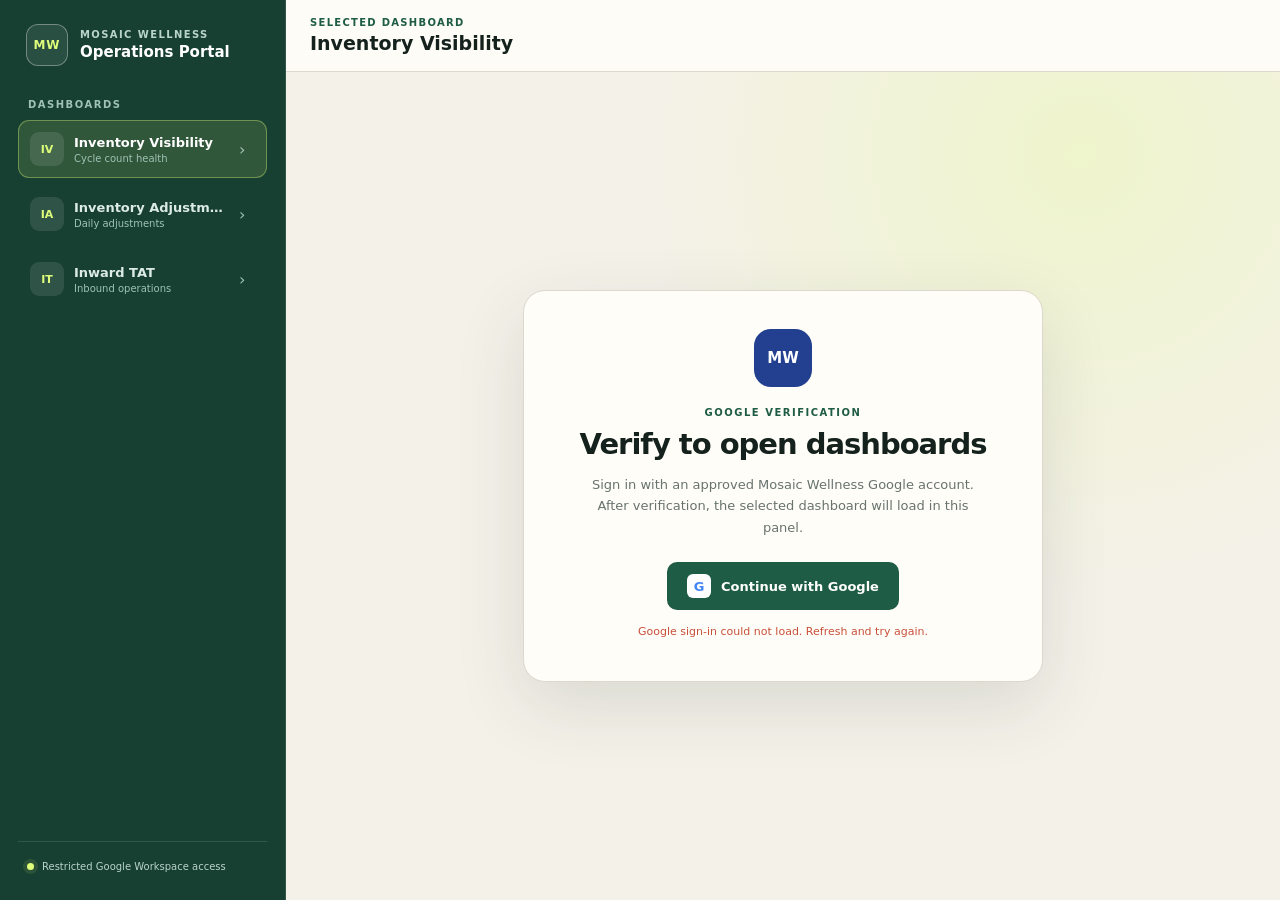
<file: index.html>
<!doctype html>
<html lang="en">
  <head>
    <meta charset="utf-8">
    <meta name="viewport" content="width=device-width, initial-scale=1">
    <meta name="referrer" content="strict-origin-when-cross-origin">
    <meta name="theme-color" content="#173f32">
    <title>Operations Dashboard Portal | Mosaic Wellness</title>
    <link rel="icon" type="image/svg+xml" href="data:image/svg+xml,%3Csvg xmlns='http://www.w3.org/2000/svg' viewBox='0 0 64 64'%3E%3Crect width='64' height='64' rx='14' fill='%23173f32'/%3E%3Ctext x='32' y='40' text-anchor='middle' font-family='Arial,sans-serif' font-size='21' font-weight='700' fill='white'%3EMW%3C/text%3E%3C/svg%3E">
    <script src="https://accounts.google.com/gsi/client" async defer></script>
    <style>
      :root {
        --ink: #14211c;
        --muted: #68736e;
        --green: #1e5c45;
        --green-dark: #173f32;
        --paper: #f4f1e9;
        --card: #fffdf8;
        --line: #dcd8ce;
        --lime: #dfff7a;
        --blue: #233f8f;
        --danger: #c94f3a;
      }
      * { box-sizing: border-box; }
      html, body { height: 100%; }
      body {
        margin: 0; overflow: hidden; color: var(--ink); background: var(--paper);
        font-family: Inter, ui-sans-serif, system-ui, -apple-system, BlinkMacSystemFont, "Segoe UI", sans-serif;
      }
      button, a { font: inherit; }
      .portal { min-height: 100%; display: grid; grid-template-columns: 286px minmax(0, 1fr); }
      .sidebar {
        min-height: 100vh; display: flex; flex-direction: column; padding: 24px 18px;
        border-right: 1px solid rgba(255,255,255,.12); background: var(--green-dark); color: white;
      }
      .brand { display: flex; align-items: center; gap: 12px; padding: 0 8px 25px; }
      .mark {
        width: 42px; height: 42px; display: grid; place-items: center; flex: 0 0 auto;
        border: 1px solid rgba(255,255,255,.34); border-radius: 12px; background: rgba(255,255,255,.08);
        color: var(--lime); font-size: 12px; font-weight: 800; letter-spacing: .08em;
      }
      .brand p { margin: 0; }
      .brand-kicker { color: #b9d5ca; font-size: 10px; font-weight: 800; letter-spacing: .14em; text-transform: uppercase; }
      .brand-name { margin-top: 3px !important; font-size: 15px; font-weight: 750; }
      .nav-label {
        margin: 8px 10px 10px; color: #9fc2b5; font-size: 10px; font-weight: 800;
        letter-spacing: .15em; text-transform: uppercase;
      }
      .dashboard-nav { display: grid; gap: 7px; }
      .dashboard-button {
        width: 100%; display: grid; grid-template-columns: 34px minmax(0,1fr) 16px;
        align-items: center; gap: 10px; padding: 11px; border: 1px solid transparent;
        border-radius: 11px; background: transparent; color: #dcebe5; text-align: left; cursor: pointer;
        transition: background 150ms ease, border-color 150ms ease, transform 150ms ease;
      }
      .dashboard-button:hover { background: rgba(255,255,255,.08); transform: translateX(2px); }
      .dashboard-button.active {
        border-color: rgba(223,255,122,.35); background: rgba(223,255,122,.13); color: white;
      }
      .nav-icon {
        width: 34px; height: 34px; display: grid; place-items: center; border-radius: 9px;
        background: rgba(255,255,255,.1); color: var(--lime); font-size: 11px; font-weight: 800;
      }
      .dashboard-button strong { display: block; overflow: hidden; font-size: 13px; text-overflow: ellipsis; white-space: nowrap; }
      .dashboard-button small { display: block; margin-top: 3px; color: #9fc2b5; font-size: 10px; }
      .arrow { color: #9fc2b5; }
      .sidebar-foot { margin-top: auto; padding: 18px 9px 2px; border-top: 1px solid rgba(255,255,255,.12); }
      .security-line { display: flex; align-items: center; gap: 8px; color: #b9d5ca; font-size: 10px; line-height: 1.45; }
      .security-dot { width: 7px; height: 7px; flex: 0 0 auto; border-radius: 50%; background: var(--lime); box-shadow: 0 0 0 4px rgba(223,255,122,.1); }
      .workspace { min-width: 0; min-height: 100vh; display: grid; grid-template-rows: 72px minmax(0, 1fr); }
      .topbar {
        min-width: 0; display: flex; align-items: center; justify-content: space-between; gap: 18px;
        padding: 0 24px; border-bottom: 1px solid var(--line); background: rgba(255,253,248,.94);
      }
      .current-title { min-width: 0; }
      .current-title p { margin: 0; color: var(--green); font-size: 10px; font-weight: 800; letter-spacing: .13em; text-transform: uppercase; }
      .current-title h1 { margin: 4px 0 0; overflow: hidden; font-size: 19px; text-overflow: ellipsis; white-space: nowrap; }
      .toolbar { display: flex; align-items: center; gap: 9px; }
      .account {
        max-width: 260px; overflow: hidden; padding: 8px 11px; border-radius: 999px;
        background: #e6f2eb; color: var(--green); font-size: 11px; font-weight: 750;
        text-overflow: ellipsis; white-space: nowrap;
      }
      .toolbar-button {
        min-height: 38px; padding: 0 13px; border: 1px solid var(--line); border-radius: 9px;
        background: white; color: var(--ink); font-size: 11px; font-weight: 750; text-decoration: none; cursor: pointer;
      }
      .toolbar-button:hover { border-color: var(--green); color: var(--green); }
      .viewer { position: relative; min-width: 0; min-height: 0; background: #e9ecea; }
      .dashboard-frame { width: 100%; height: 100%; display: block; border: 0; background: white; }
      .frame-loader {
        position: absolute; inset: 0; display: none; place-items: center; z-index: 3;
        background: rgba(244,241,233,.92); color: var(--muted); font-size: 12px;
      }
      .frame-loader.show { display: grid; }
      .verification {
        position: absolute; inset: 0; z-index: 4; display: grid; place-items: center; padding: 24px;
        background:
          radial-gradient(circle at 80% 10%, rgba(223,255,122,.26), transparent 28rem),
          var(--paper);
      }
      .verification[hidden] { display: none; }
      .verify-card {
        width: min(100%, 520px); padding: 38px; border: 1px solid var(--line); border-radius: 22px;
        background: var(--card); box-shadow: 0 24px 70px rgba(31,52,42,.12); text-align: center;
      }
      .verify-icon {
        width: 58px; height: 58px; display: grid; place-items: center; margin: 0 auto 20px;
        border-radius: 17px; background: var(--blue); color: white; font-size: 15px; font-weight: 850;
      }
      .verify-card .eyebrow { margin: 0; color: var(--green); font-size: 10px; font-weight: 850; letter-spacing: .15em; text-transform: uppercase; }
      .verify-card h2 { margin: 9px 0 0; font-size: 29px; letter-spacing: -.035em; }
      .verify-copy { margin: 13px auto 0; max-width: 410px; color: var(--muted); font-size: 13px; line-height: 1.65; }
      .verify-button {
        min-height: 48px; display: inline-flex; align-items: center; justify-content: center; gap: 10px;
        margin-top: 24px; padding: 0 20px; border: 0; border-radius: 10px;
        background: var(--green); color: white; font-size: 13px; font-weight: 800; cursor: pointer;
      }
      .verify-button:disabled { cursor: wait; opacity: .65; }
      .google-g { width: 24px; height: 24px; display: grid; place-items: center; border-radius: 6px; background: white; color: #4285f4; font-weight: 900; }
      .verify-status { min-height: 18px; margin: 15px 0 0; color: var(--muted); font-size: 11px; }
      .verify-status.error { color: var(--danger); }
      @media (max-width: 780px) {
        body { overflow: auto; }
        .portal { min-height: 100vh; grid-template-columns: 1fr; grid-template-rows: auto minmax(720px, 1fr); }
        .sidebar { min-height: auto; padding: 14px; border-right: 0; }
        .brand { padding: 0 4px 13px; }
        .dashboard-nav { display: flex; overflow-x: auto; padding-bottom: 4px; }
        .dashboard-button { min-width: 205px; }
        .nav-label, .sidebar-foot { display: none; }
        .workspace { min-height: 720px; grid-template-rows: 68px minmax(0,1fr); }
        .topbar { padding: 0 14px; }
        .account { display: none; }
        .verify-card { padding: 28px 22px; }
      }
    </style>
  </head>
  <body>
    <main class="portal">
      <aside class="sidebar">
        <div class="brand">
          <div class="mark">MW</div>
          <div>
            <p class="brand-kicker">Mosaic Wellness</p>
            <p class="brand-name">Operations Portal</p>
          </div>
        </div>
        <p class="nav-label">Dashboards</p>
        <nav class="dashboard-nav" id="dashboard-nav" aria-label="Operations dashboards"></nav>
        <div class="sidebar-foot">
          <div class="security-line"><span class="security-dot"></span><span>Restricted Google Workspace access</span></div>
        </div>
      </aside>

      <section class="workspace">
        <header class="topbar">
          <div class="current-title">
            <p>Selected dashboard</p>
            <h1 id="current-dashboard">Inventory Visibility</h1>
          </div>
          <div class="toolbar">
            <span class="account" id="account" hidden></span>
            <a class="toolbar-button" id="open-new" href="#" target="_blank" rel="noopener noreferrer" hidden>Open in new tab ↗</a>
            <button class="toolbar-button" id="switch-account" type="button" hidden>Switch account</button>
          </div>
        </header>

        <div class="viewer">
          <div class="verification" id="verification">
            <div class="verify-card">
              <div class="verify-icon">MW</div>
              <p class="eyebrow">Google verification</p>
              <h2>Verify to open dashboards</h2>
              <p class="verify-copy">Sign in with an approved Mosaic Wellness Google account. After verification, the selected dashboard will load in this panel.</p>
              <button class="verify-button" id="verify-button" type="button">
                <span class="google-g">G</span><span>Continue with Google</span>
              </button>
              <p class="verify-status" id="verify-status">Your Google token stays in this browser session.</p>
            </div>
          </div>
          <div class="frame-loader" id="frame-loader">Loading dashboard…</div>
          <iframe class="dashboard-frame" id="dashboard-frame" title="Operations dashboard" allow="clipboard-read; clipboard-write; fullscreen"></iframe>
        </div>
      </section>
    </main>

    <script>
      const DASHBOARDS = [
        {
          id: 'inventory-visibility',
          short: 'IV',
          name: 'Inventory Visibility',
          detail: 'Cycle count health',
          url: 'https://bjpatel90.github.io/Inventory_Visibility/',
        },
        {
          id: 'inventory-adjustment',
          short: 'IA',
          name: 'Inventory Adjustment',
          detail: 'Daily adjustments',
          url: 'https://bjpatel90.github.io/inventory-adjustment-dashboard/',
        },
        {
          id: 'inward-tat',
          short: 'IT',
          name: 'Inward TAT',
          detail: 'Inbound operations',
          url: 'https://bjpatel90.github.io/Inward-TAT/',
        },
      ];
      const GOOGLE_OAUTH_CLIENT_ID =
        '1021762366002-vo41asis58ss3qtt5j8tnkloujf1t73f.apps.googleusercontent.com';
      const APPS_SCRIPT_DEPLOYMENT_ID =
        'AKfycbziahyxFrsJjwlcsxMols1-VNvW1GgzVTdbxIhZF5dttLBI5QLZ92j-uGPE93a2P34b';
      const GOOGLE_OAUTH_SCOPES = [
        'https://www.googleapis.com/auth/gmail.readonly',
        'https://www.googleapis.com/auth/spreadsheets',
        'https://www.googleapis.com/auth/script.scriptapp',
        'https://www.googleapis.com/auth/script.send_mail',
        'https://www.googleapis.com/auth/userinfo.email',
      ].join(' ');

      const navEl = document.getElementById('dashboard-nav');
      const titleEl = document.getElementById('current-dashboard');
      const verificationEl = document.getElementById('verification');
      const verifyButton = document.getElementById('verify-button');
      const verifyStatus = document.getElementById('verify-status');
      const frame = document.getElementById('dashboard-frame');
      const frameLoader = document.getElementById('frame-loader');
      const accountEl = document.getElementById('account');
      const switchButton = document.getElementById('switch-account');
      const openNew = document.getElementById('open-new');
      let selectedId = DASHBOARDS.some((item) => item.id === location.hash.slice(1))
        ? location.hash.slice(1)
        : DASHBOARDS[0].id;
      let googleTokenClient = null;
      let googleAccessToken = '';
      let isVerified = false;

      function escapeHtml(value) {
        return String(value ?? '')
          .replace(/&/g, '&amp;')
          .replace(/</g, '&lt;')
          .replace(/>/g, '&gt;')
          .replace(/"/g, '&quot;')
          .replace(/'/g, '&#39;');
      }

      function selectedDashboard() {
        return DASHBOARDS.find((item) => item.id === selectedId) || DASHBOARDS[0];
      }

      function renderNavigation() {
        navEl.innerHTML = DASHBOARDS.map((item) => `
          <button class="dashboard-button${item.id === selectedId ? ' active' : ''}" type="button" data-dashboard="${escapeHtml(item.id)}">
            <span class="nav-icon">${escapeHtml(item.short)}</span>
            <span><strong>${escapeHtml(item.name)}</strong><small>${escapeHtml(item.detail)}</small></span>
            <span class="arrow">›</span>
          </button>
        `).join('');
        navEl.querySelectorAll('[data-dashboard]').forEach((button) => {
          button.addEventListener('click', () => selectDashboard(button.dataset.dashboard));
        });
      }

      function selectDashboard(id) {
        if (!DASHBOARDS.some((item) => item.id === id)) return;
        selectedId = id;
        history.replaceState(null, '', `#${id}`);
        const dashboard = selectedDashboard();
        titleEl.textContent = dashboard.name;
        openNew.href = dashboard.url;
        renderNavigation();
        if (isVerified) loadSelectedDashboard();
      }

      function loadSelectedDashboard() {
        const dashboard = selectedDashboard();
        verificationEl.hidden = true;
        openNew.hidden = false;
        frameLoader.classList.add('show');
        frame.title = dashboard.name;
        frame.src = dashboard.url;
      }

      function setVerificationMessage(message, isError = false) {
        verifyStatus.textContent = message;
        verifyStatus.classList.toggle('error', isError);
      }

      async function runAppsScriptFunction(functionName) {
        const response = await fetch(
          `https://script.googleapis.com/v1/scripts/${APPS_SCRIPT_DEPLOYMENT_ID}:run`,
          {
            method: 'POST',
            headers: {
              Authorization: `Bearer ${googleAccessToken}`,
              'Content-Type': 'application/json',
            },
            body: JSON.stringify({ function: functionName, parameters: [], devMode: false }),
          },
        );
        const payload = await response.json();
        if (!response.ok || payload.error) {
          const detail = payload?.error?.details?.[0]?.errorMessage;
          const error = new Error(detail || payload?.error?.message || 'Google verification failed.');
          error.status = response.status;
          throw error;
        }
        return payload?.response?.result;
      }

      async function verifyApprovedUser(tokenResponse) {
        googleAccessToken = tokenResponse.access_token;
        setVerificationMessage('Checking approved dashboard access…');
        try {
          const result = await runAppsScriptFunction('getSharedDashboardData');
          isVerified = true;
          accountEl.textContent = result?.viewerEmail || 'Google verified';
          accountEl.hidden = false;
          switchButton.hidden = false;
          verifyButton.disabled = false;
          loadSelectedDashboard();
        } catch (error) {
          googleAccessToken = '';
          isVerified = false;
          verifyButton.disabled = false;
          setVerificationMessage(error.message, true);
        }
      }

      function initializeGoogleOAuth() {
        if (!window.google?.accounts?.oauth2) {
          setVerificationMessage('Google sign-in could not load. Refresh and try again.', true);
          return;
        }
        googleTokenClient = google.accounts.oauth2.initTokenClient({
          client_id: GOOGLE_OAUTH_CLIENT_ID,
          scope: GOOGLE_OAUTH_SCOPES,
          callback: (tokenResponse) => {
            if (tokenResponse.error) {
              verifyButton.disabled = false;
              setVerificationMessage(tokenResponse.error_description || tokenResponse.error, true);
              return;
            }
            verifyApprovedUser(tokenResponse);
          },
          error_callback: (error) => {
            verifyButton.disabled = false;
            setVerificationMessage(error?.message || 'Google sign-in was cancelled.', true);
          },
        });
      }

      function requestGoogleAccess() {
        if (!googleTokenClient) initializeGoogleOAuth();
        if (!googleTokenClient) return;
        verifyButton.disabled = true;
        setVerificationMessage('Opening Google verification…');
        googleTokenClient.requestAccessToken({
          prompt: googleAccessToken ? 'select_account' : 'consent',
        });
      }

      function switchAccount() {
        isVerified = false;
        frame.removeAttribute('src');
        verificationEl.hidden = false;
        accountEl.hidden = true;
        switchButton.hidden = true;
        openNew.hidden = true;
        requestGoogleAccess();
      }

      frame.addEventListener('load', () => frameLoader.classList.remove('show'));
      verifyButton.addEventListener('click', requestGoogleAccess);
      switchButton.addEventListener('click', switchAccount);
      window.addEventListener('hashchange', () => selectDashboard(location.hash.slice(1)));
      window.addEventListener('load', initializeGoogleOAuth);
      renderNavigation();
      selectDashboard(selectedId);
    </script>
  </body>
</html>
</file>
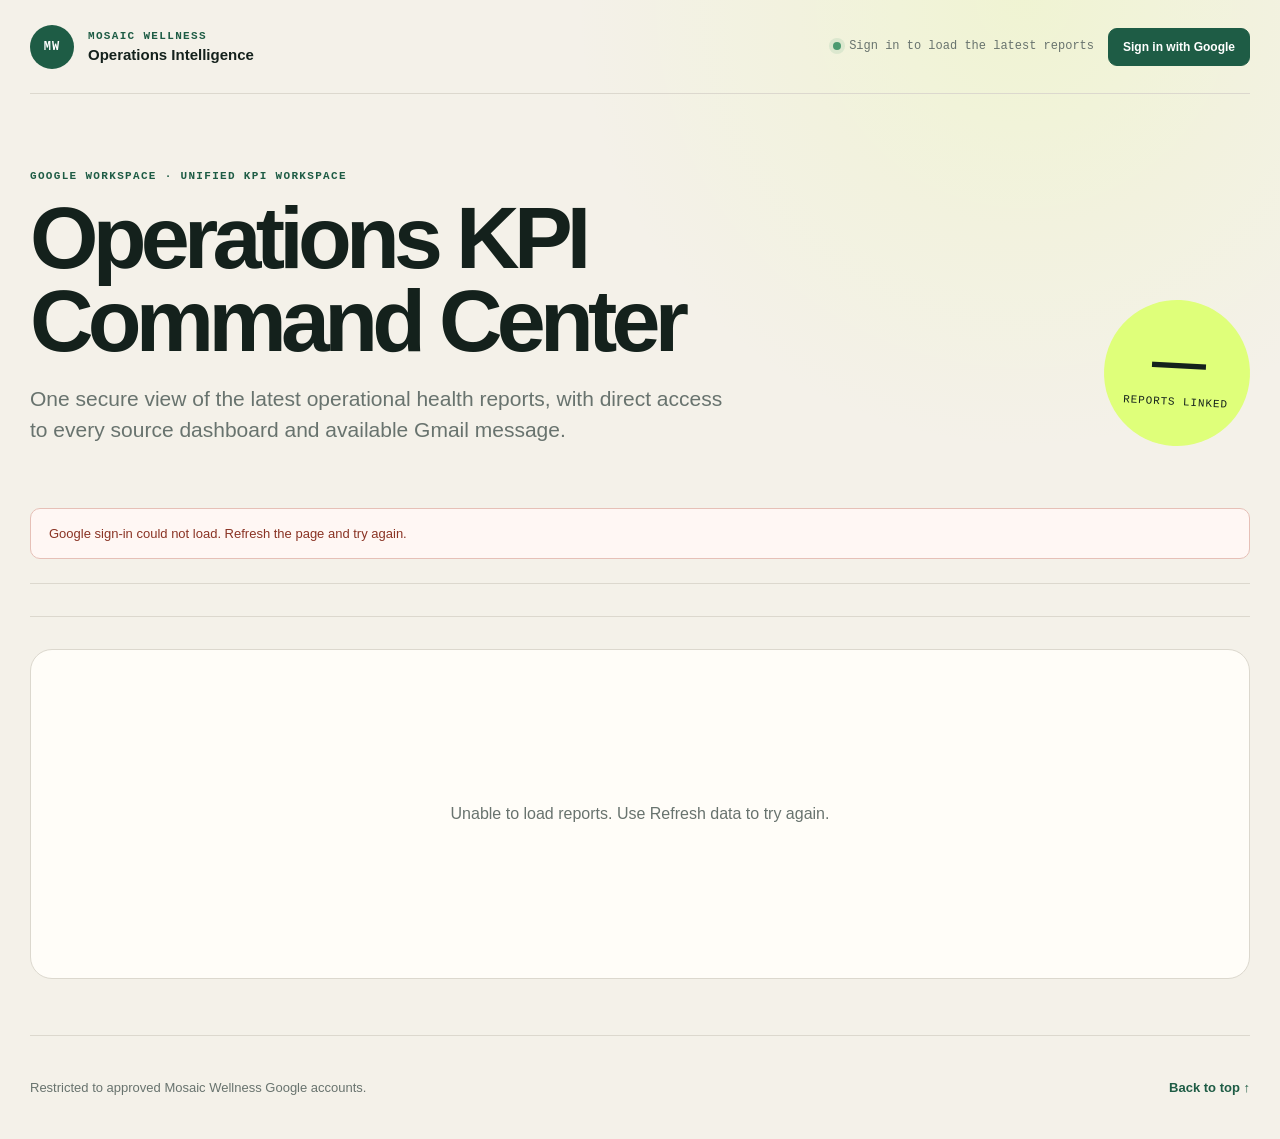
<file: apps-script/Index.html>
<!doctype html>
<html lang="en">
  <head>
    <base target="_top">
    <meta charset="utf-8">
    <meta name="viewport" content="width=device-width, initial-scale=1">
    <meta name="referrer" content="strict-origin-when-cross-origin">
    <title>Operations KPI Command Center</title>
    <meta name="theme-color" content="#233f8f">
    <link rel="icon" type="image/svg+xml" href="data:image/svg+xml,%3Csvg xmlns='http://www.w3.org/2000/svg' viewBox='0 0 64 64'%3E%3Crect width='64' height='64' rx='14' fill='%23233f8f'/%3E%3Ctext x='32' y='40' text-anchor='middle' font-family='Arial,sans-serif' font-size='22' font-weight='700' fill='white'%3EKPI%3C/text%3E%3C/svg%3E">
    <script src="https://accounts.google.com/gsi/client" async defer></script>
    <style>
      :root {
        --ink: #14211c;
        --muted: #68736e;
        --paper: #f4f1e9;
        --card: #fffdf8;
        --line: #dcd8ce;
        --green: #1e5c45;
        --lime: #dfff7a;
        --coral: #d95c43;
      }

      * { box-sizing: border-box; }
      html { scroll-behavior: smooth; }
      body {
        margin: 0;
        background:
          radial-gradient(circle at 80% 0%, rgba(223, 255, 122, .2), transparent 28rem),
          var(--paper);
        color: var(--ink);
        font-family: Arial, Helvetica, sans-serif;
      }
      button, a { font: inherit; }
      button { cursor: pointer; }
      a { color: inherit; }
      .shell { width: min(1220px, calc(100% - 48px)); margin: 0 auto; }
      .masthead {
        min-height: 94px; display: flex; align-items: center;
        justify-content: space-between; border-bottom: 1px solid var(--line);
      }
      .brand { display: flex; align-items: center; gap: 14px; }
      .mark {
        width: 44px; height: 44px; display: grid; place-items: center;
        border-radius: 50%; background: var(--green); color: white;
        font: 700 12px/1 ui-monospace, SFMono-Regular, Consolas, monospace;
        letter-spacing: .08em;
      }
      .eyebrow, .brand-name, .kicker, .category, .metric p, .metric span,
      .source, .footer p { margin: 0; }
      .eyebrow, .kicker, .category {
        color: var(--green);
        font: 700 11px/1.2 ui-monospace, SFMono-Regular, Consolas, monospace;
        letter-spacing: .12em; text-transform: uppercase;
      }
      .brand-name { margin-top: 3px; font-size: 15px; font-weight: 700; }
      .toolbar { display: flex; align-items: center; gap: 14px; }
      .updated {
        display: flex; align-items: center; gap: 8px; color: var(--muted);
        font: 12px/1.2 ui-monospace, SFMono-Regular, Consolas, monospace;
      }
      .dot { width: 8px; height: 8px; border-radius: 50%; background: #4b9a70;
        box-shadow: 0 0 0 4px rgba(75,154,112,.13); }
      .refresh {
        min-height: 38px; padding: 0 14px; border: 1px solid var(--line);
        border-radius: 9px; background: rgba(255,255,255,.55); color: var(--green);
        font-size: 12px; font-weight: 700;
      }
      .refresh:hover { border-color: var(--green); background: white; }
      .refresh:disabled { cursor: wait; opacity: .6; }
      .refresh[hidden] { display: none; }
      .auth {
        min-height: 38px; padding: 0 14px; border: 1px solid var(--green);
        border-radius: 9px; background: var(--green); color: white;
        font-size: 12px; font-weight: 700;
      }
      .auth:hover { background: #164b38; }
      .auth[hidden] { display: none; }
      .hero {
        display: grid; grid-template-columns: 1fr auto; align-items: end;
        gap: 48px; padding: 76px 0 62px;
      }
      h1 {
        max-width: 840px; margin: 14px 0 20px;
        font-size: clamp(42px, 7vw, 88px); font-weight: 650;
        letter-spacing: -.065em; line-height: .94;
      }
      .hero-copy {
        max-width: 700px; margin: 0; color: var(--muted);
        font-size: clamp(17px, 2vw, 21px); line-height: 1.5;
      }
      .summary {
        width: 146px; height: 146px; display: flex; flex-direction: column;
        align-items: center; justify-content: center; border-radius: 50%;
        background: var(--lime); transform: rotate(3deg);
      }
      .summary strong { font-size: 54px; letter-spacing: -.06em; line-height: .9; }
      .summary span {
        margin-top: 10px;
        font: 11px/1.2 ui-monospace, SFMono-Regular, Consolas, monospace;
        letter-spacing: .08em; text-transform: uppercase;
      }
      .notice {
        display: none; margin: 0 0 24px; padding: 15px 18px;
        border: 1px solid #e6c0b7; border-radius: 10px;
        background: #fff7f4; color: #8a3324; font-size: 13px; line-height: 1.5;
      }
      .notice.show { display: block; }
      .nav {
        display: flex; align-items: center; gap: 10px; padding: 16px 0;
        border-top: 1px solid var(--line); border-bottom: 1px solid var(--line);
        overflow-x: auto;
      }
      .nav-label {
        margin-right: 4px; color: var(--muted);
        font: 11px/1.2 ui-monospace, SFMono-Regular, Consolas, monospace;
        letter-spacing: .1em; text-transform: uppercase;
      }
      .nav button {
        flex: none; padding: 9px 14px; border: 1px solid var(--line);
        border-radius: 999px; background: rgba(255,255,255,.45);
        color: var(--ink); font-size: 13px; font-weight: 700;
      }
      .nav button:hover { border-color: var(--green); background: white; }
      .nav button.active {
        border-color: var(--green); background: var(--green); color: white;
        box-shadow: 0 5px 14px rgba(30,92,69,.16);
      }
      .reports { display: grid; gap: 24px; padding: 32px 0 56px; }
      .report[hidden] { display: none; }
      .report {
        scroll-margin-top: 24px; display: grid; grid-template-columns: 76px 1fr;
        overflow: hidden; border: 1px solid var(--line); border-radius: 22px;
        background: var(--card); box-shadow: 0 12px 34px rgba(42,52,46,.06);
      }
      .index {
        padding-top: 28px; border-right: 1px solid var(--line); color: var(--muted);
        font: 12px/1.2 ui-monospace, SFMono-Regular, Consolas, monospace;
        text-align: center;
      }
      .report-content { min-width: 0; }
      .report-head {
        display: flex; align-items: flex-start; justify-content: space-between;
        gap: 24px; padding: 28px 30px 25px;
      }
      h2 {
        margin: 8px 0 0; font-size: clamp(28px, 4vw, 42px);
        font-weight: 650; letter-spacing: -.045em;
      }
      .meta {
        display: flex; flex-direction: column; align-items: flex-end; gap: 8px;
        color: var(--muted);
        font: 11px/1.2 ui-monospace, SFMono-Regular, Consolas, monospace;
      }
      .fresh {
        padding: 6px 9px; border-radius: 999px; background: #e6f2eb;
        color: var(--green); font-weight: 700;
      }
      .fresh.missing { background: #fff0ec; color: var(--coral); }
      .metric-grid {
        display: grid; grid-template-columns: repeat(4, minmax(0,1fr));
        border-top: 1px solid var(--line); border-bottom: 1px solid var(--line);
      }
      .metric {
        min-height: 156px; display: flex; flex-direction: column;
        justify-content: space-between; padding: 24px;
      }
      .metric + .metric { border-left: 1px solid var(--line); }
      .metric p {
        min-height: 34px; color: var(--muted); font-size: 13px;
        font-weight: 700; line-height: 1.25;
      }
      .metric strong {
        margin: 13px 0 12px; font-size: clamp(34px, 4vw, 49px);
        font-weight: 680; letter-spacing: -.05em;
      }
      .metric strong.positive { color: var(--green); }
      .metric strong.warning { color: var(--coral); }
      .metric span {
        min-height: 30px; color: #8a938f;
        font: 10px/1.4 ui-monospace, SFMono-Regular, Consolas, monospace;
      }
      .coverage-panel {
        padding: 24px 30px; border-top: 1px solid var(--line);
        background: #233f8f; color: white;
      }
      .coverage-label {
        margin: 0; color: #bfdbfe; font-size: 12px; font-weight: 800;
        letter-spacing: 1.4px; text-transform: uppercase;
      }
      .coverage-value {
        display: block; margin-top: 7px; font-size: clamp(32px, 4vw, 46px);
        font-weight: 750; letter-spacing: -.04em;
      }
      .coverage-period { margin: 5px 0 0; color: #dbeafe; font-size: 13px; }
      .coverage-details {
        display: grid; grid-template-columns: repeat(4, minmax(0, 1fr));
        gap: 10px; margin-top: 18px;
      }
      .coverage-card { padding: 14px 15px; border-radius: 10px; background: #3657ad; }
      .coverage-card.change { background: #eff6ff; color: #1e3a8a; }
      .coverage-card span { display: block; color: #bfdbfe; font-size: 10px; }
      .coverage-card.change span { color: #1e3a8a; }
      .coverage-card strong { display: block; margin-top: 5px; font-size: 18px; }
      .coverage-track {
        height: 12px; margin-top: 18px; overflow: hidden;
        border-radius: 2px; background: #4564b7;
      }
      .coverage-bar { height: 100%; background: #22d3ee; }
      .coverage-note { margin: 9px 0 0; color: #dbeafe; font-size: 10px; }
      .ageing-section { border-top: 1px solid var(--line); border-bottom: 1px solid var(--line); }
      .ageing-title { margin: 0; padding: 18px 24px; font-size: 15px; font-weight: 750; }
      .ageing-scroll { overflow-x: auto; }
      .ageing-table {
        width: 100%; min-width: 940px; border-collapse: collapse;
        font-size: 12px; font-variant-numeric: tabular-nums;
      }
      .ageing-table th, .ageing-table td {
        padding: 12px 10px; border-right: 1px solid var(--line);
        border-bottom: 1px solid var(--line); text-align: right;
      }
      .ageing-table th { font-weight: 750; }
      .ageing-table .owner { min-width: 142px; text-align: left; font-weight: 750; }
      .ageing-table .serial { width: 58px; text-align: center; }
      .ageing-table .group-row th { color: white; text-align: center; }
      .ageing-table .group-base { background: #203f63; }
      .ageing-table .group-green { background: #16a05a; }
      .ageing-table .group-orange { background: #df7d00; }
      .ageing-table .group-red { background: #e42125; }
      .ageing-table .subhead th { background: #eef3f6; color: var(--ink); text-align: center; }
      .ageing-table .above-threshold { color: var(--coral); font-weight: 750; }
      .ageing-table tbody tr:nth-child(even) { background: #f7f8f8; }
      .ageing-table .owner-total-row { background: #fff4cc; font-weight: 750; }
      .ageing-table .total-row { background: #203f63 !important; color: white; font-weight: 750; }
      .putaway-table { min-width: 860px; }
      .ageing-empty { padding: 24px; background: #fff0ec; color: var(--coral); }
      .report-foot {
        min-height: 82px; display: flex; align-items: center;
        justify-content: space-between; gap: 20px; padding: 16px 30px;
      }
      .source {
        margin: 0; color: var(--muted); overflow-wrap: anywhere;
        font: 11px/1.4 ui-monospace, SFMono-Regular, Consolas, monospace;
      }
      .source-block { min-width: 0; flex: 1; }
      .source-time {
        margin: 6px 0 0; color: #8a938f;
        font: 10px/1.4 ui-monospace, SFMono-Regular, Consolas, monospace;
      }
      .actions { display: flex; flex-shrink: 0; gap: 10px; }
      .button {
        min-height: 44px; display: inline-flex; align-items: center;
        justify-content: center; gap: 12px; padding: 0 17px;
        border: 1px solid var(--green); border-radius: 9px;
        font-size: 13px; font-weight: 700; text-decoration: none;
        transition: transform 150ms ease, box-shadow 150ms ease;
      }
      .button:hover { transform: translateY(-2px); box-shadow: 0 7px 18px rgba(30,92,69,.15); }
      .primary { background: var(--green); color: white; }
      .secondary { background: transparent; color: var(--green); }
      .disabled { pointer-events: none; border-color: var(--line); color: #8a938f; background: #eeeae1; }
      .loader {
        min-height: 330px; display: grid; place-items: center; color: var(--muted);
        border: 1px solid var(--line); border-radius: 22px; background: var(--card);
      }
      .loader span { animation: pulse 1.2s ease-in-out infinite; }
      @keyframes pulse { 50% { opacity: .35; } }
      .footer {
        min-height: 104px; display: flex; align-items: center;
        justify-content: space-between; border-top: 1px solid var(--line);
        color: var(--muted); font-size: 13px;
      }
      .footer a { color: var(--green); font-weight: 700; text-decoration: none; }
      .footer-links { display: flex; align-items: center; gap: 18px; }
      #configuration-link { display: none; }
      :focus-visible { outline: 3px solid rgba(30,92,69,.35); outline-offset: 3px; }

      @media (max-width: 900px) {
        .summary { width: 112px; height: 112px; }
        .summary strong { font-size: 42px; }
        .metric-grid { grid-template-columns: repeat(2,minmax(0,1fr)); }
        .metric:nth-child(3) { border-left: 0; }
        .metric:nth-child(n+3) { border-top: 1px solid var(--line); }
        .coverage-details { grid-template-columns: repeat(2, minmax(0, 1fr)); }
      }
      @media (max-width: 650px) {
        .shell { width: min(100% - 28px, 1220px); }
        .masthead { min-height: 82px; }
        .mark { width: 38px; height: 38px; }
        .eyebrow, .updated { display: none; }
        .hero { grid-template-columns: 1fr; gap: 28px; padding: 52px 0 42px; }
        .summary {
          width: auto; height: auto; flex-direction: row; justify-content: flex-start;
          gap: 8px; padding: 14px 18px; border-radius: 12px; transform: none;
        }
        .summary strong { font-size: 22px; }
        .summary span { margin: 0; }
        .report { grid-template-columns: 1fr; }
        .index { display: none; }
        .report-head, .report-foot { align-items: flex-start; flex-direction: column; }
        .meta { align-items: flex-start; }
        .metric-grid { grid-template-columns: 1fr; }
        .metric { min-height: 136px; }
        .metric + .metric { border-top: 1px solid var(--line); border-left: 0; }
        .coverage-panel { padding: 22px; }
        .coverage-details { grid-template-columns: 1fr; }
        .actions { width: 100%; flex-direction: column; }
        .button { width: 100%; }
        .footer { align-items: flex-start; flex-direction: column; justify-content: center; gap: 10px; }
      }
      @media (prefers-reduced-motion: reduce) {
        html { scroll-behavior: auto; }
        .button { transition: none; }
        .loader span { animation: none; }
      }
    </style>
  </head>
  <body>
    <main class="shell">
      <header class="masthead">
        <div class="brand">
          <div class="mark" aria-hidden="true">MW</div>
          <div>
            <p class="eyebrow">Mosaic Wellness</p>
            <p class="brand-name">Operations Intelligence</p>
          </div>
        </div>
        <div class="toolbar">
          <div class="updated">
            <span class="dot" aria-hidden="true"></span>
            <span id="updated-at">Loading latest reports…</span>
          </div>
          <button class="auth" id="auth-button" type="button" hidden>
            Sign in with Google
          </button>
          <button class="refresh" id="refresh-button" type="button">Refresh data</button>
        </div>
      </header>

      <section class="hero" aria-labelledby="page-title">
        <div>
          <p class="kicker">Google Workspace · Unified KPI workspace</p>
          <h1 id="page-title">Operations KPI Command Center</h1>
          <p class="hero-copy">
            One secure view of the latest operational health reports, with direct
            access to every source dashboard and available Gmail message.
          </p>
        </div>
        <div class="summary" aria-label="Dashboard summary">
          <strong id="report-count">—</strong>
          <span>reports linked</span>
        </div>
      </section>

      <div class="notice" id="notice" role="alert"></div>
      <nav class="nav" id="report-nav" aria-label="Jump to report"></nav>
      <section class="reports" id="reports" aria-live="polite">
        <div class="loader"><span>Reading the latest KPI emails…</span></div>
      </section>

      <footer class="footer">
        <p>Restricted to approved Mosaic Wellness Google accounts.</p>
        <div class="footer-links">
          <a id="configuration-link" href="#" target="_blank" rel="noopener noreferrer">Edit configuration ↗</a>
          <a href="#page-title">Back to top ↑</a>
        </div>
      </footer>
    </main>

    <script>
      const reportsEl = document.getElementById('reports');
      const navEl = document.getElementById('report-nav');
      const noticeEl = document.getElementById('notice');
      const refreshButton = document.getElementById('refresh-button');
      const authButton = document.getElementById('auth-button');
      const GOOGLE_OAUTH_CLIENT_ID =
        '1021762366002-vo41asis58ss3qtt5j8tnkloujf1t73f.apps.googleusercontent.com';
      const APPS_SCRIPT_DEPLOYMENT_ID =
        'AKfycbziahyxFrsJjwlcsxMols1-VNvW1GgzVTdbxIhZF5dttLBI5QLZ92j-uGPE93a2P34b';
      const GOOGLE_OAUTH_SCOPES = [
        'https://www.googleapis.com/auth/gmail.readonly',
        'https://www.googleapis.com/auth/spreadsheets',
        'https://www.googleapis.com/auth/script.scriptapp',
        'https://www.googleapis.com/auth/script.send_mail',
        'https://www.googleapis.com/auth/userinfo.email',
      ].join(' ');
      const isAppsScriptRuntime =
        typeof google !== 'undefined' &&
        google.script &&
        google.script.run;
      let activeReportId = '';
      let googleTokenClient = null;
      let googleAccessToken = '';

      function escapeHtml(value) {
        return String(value ?? '')
          .replace(/&/g, '&amp;')
          .replace(/</g, '&lt;')
          .replace(/>/g, '&gt;')
          .replace(/"/g, '&quot;')
          .replace(/'/g, '&#39;');
      }

      function safeUrl(value) {
        try {
          const url = new URL(value);
          return ['https:', 'http:'].includes(url.protocol) ? url.href : '';
        } catch (_) {
          return '';
        }
      }

      function render(data) {
        const reports = Array.isArray(data?.reports) ? data.reports : [];
        document.getElementById('report-count').textContent = reports.length;
        document.getElementById('updated-at').textContent =
          `Updated ${formatDateTime(data.updatedAt)}`;
        const configurationLink = document.getElementById('configuration-link');
        const configurationUrl = safeUrl(data.configurationUrl);
        if (configurationUrl) {
          configurationLink.href = configurationUrl;
          configurationLink.style.display = 'inline';
        }

        navEl.innerHTML = [
          '<span class="nav-label">Reports</span>',
          ...reports.map((report) =>
            `<button type="button" data-report-id="${escapeHtml(report.id)}" role="tab">${escapeHtml(report.title)}</button>`
          ),
        ].join('');

        reportsEl.innerHTML = reports.map((report, index) => {
          const dashboardUrl = safeUrl(report.dashboardUrl);
          const emailUrl = safeUrl(report.emailUrl);
          const statusClass = report.status === 'ready' ? '' : ' missing';

          return `
            <article class="report" id="${escapeHtml(report.id)}" data-report-panel="${escapeHtml(report.id)}" role="tabpanel">
              <div class="index" aria-hidden="true">${String(index + 1).padStart(2, '0')}</div>
              <div class="report-content">
                <header class="report-head">
                  <div>
                    <p class="category">${escapeHtml(report.category)}</p>
                    <h2>${escapeHtml(report.title)}</h2>
                  </div>
                  <div class="meta">
                    <span class="fresh${statusClass}">${escapeHtml(report.statusLabel)}</span>
                    <span>Reporting date · ${escapeHtml(report.reportingDate)}</span>
                  </div>
                </header>
                ${renderReportBody(report)}
                <footer class="report-foot">
                  <div class="source-block">
                    <p class="source">
                      Source · ${escapeHtml(report.sender)} · ${escapeHtml(report.subject)}
                    </p>
                    <p class="source-time">
                      Data pulled from email · ${escapeHtml(formatDateTime(report.receivedAt))}
                    </p>
                  </div>
                  <div class="actions">
                    ${linkButton(dashboardUrl, 'Open dashboard', 'primary')}
                    ${linkButton(emailUrl, 'Open email', 'secondary')}
                  </div>
                </footer>
              </div>
            </article>
          `;
        }).join('');

        const requestedId = decodeURIComponent(location.hash.replace(/^#/, ''));
        const availableIds = reports.map((report) => report.id);
        if (!availableIds.includes(activeReportId)) {
          activeReportId = availableIds.includes(requestedId)
            ? requestedId
            : '';
        }
        selectReport(activeReportId, false);

        navEl.querySelectorAll('[data-report-id]').forEach((button) => {
          button.addEventListener('click', () => {
            const selectedId =
              activeReportId === button.dataset.reportId
                ? ''
                : button.dataset.reportId;
            selectReport(selectedId, true);
          });
        });
      }

      function selectReport(reportId, updateHash) {
        activeReportId = reportId || '';
        navEl.querySelectorAll('[data-report-id]').forEach((button) => {
          const isActive =
            Boolean(activeReportId) &&
            button.dataset.reportId === activeReportId;
          button.classList.toggle('active', isActive);
          button.setAttribute('aria-selected', String(isActive));
          button.tabIndex = 0;
        });
        reportsEl.querySelectorAll('[data-report-panel]').forEach((panel) => {
          panel.hidden =
            Boolean(activeReportId) &&
            panel.dataset.reportPanel !== activeReportId;
        });
        if (updateHash) {
          const nextUrl = activeReportId
            ? `#${encodeURIComponent(activeReportId)}`
            : `${location.pathname}${location.search}`;
          history.replaceState(null, '', nextUrl);
        }
      }

      function renderReportBody(report) {
        if (report.displayType === 'OWNER_AGEING_TABLE') {
          return renderOwnerAgeingTable(report.table);
        }
        if (report.displayType === 'PUTAWAY_TOTALS_TABLE') {
          return renderPutawayTotalsTable(report.table);
        }
        return `${renderQuantityCoverage(report.quantityCoverage)}<div class="metric-grid">
          ${(report.metrics || []).map((metric) => `
            <div class="metric">
              <p>${escapeHtml(metric.label)}</p>
              <strong class="${escapeHtml(metric.tone)}">${escapeHtml(metric.value)}</strong>
              <span>${escapeHtml(metric.note)}</span>
            </div>
          `).join('')}
        </div>`;
      }

      function renderQuantityCoverage(coverage) {
        if (!coverage) return '';
        const progress = Math.max(0, Math.min(100, Number(coverage.progressPercent) || 0));
        const period = [
          coverage.asOf ? `As of ${escapeHtml(coverage.asOf)}` : '',
          coverage.cycle ? `Cycle ${escapeHtml(coverage.cycle)}` : '',
        ].filter(Boolean).join(' · ');
        const cards = [
          ['Opening GOOD Qty', coverage.openingGoodQty, ''],
          ['Cumulative Counted', coverage.cumulativeCounted, ''],
          ['Counted Today', coverage.countedToday, ''],
          ['Inventory Change vs Previous Day', coverage.inventoryChange, 'change'],
        ];
        return `<section class="coverage-panel">
          <p class="coverage-label">Overall Quantity Coverage</p>
          <strong class="coverage-value">${escapeHtml(coverage.overall)}</strong>
          <p class="coverage-period">${period}</p>
          <div class="coverage-details">
            ${cards.map(([label, value, className]) => `
              <div class="coverage-card ${className}">
                <span>${escapeHtml(label)}</span>
                <strong>${escapeHtml(value || '—')}</strong>
              </div>
            `).join('')}
          </div>
          <div class="coverage-track" role="progressbar" aria-label="Overall quantity coverage" aria-valuemin="0" aria-valuemax="100" aria-valuenow="${progress}">
            <div class="coverage-bar" style="width:${progress}%"></div>
          </div>
          ${coverage.note ? `<p class="coverage-note">${escapeHtml(coverage.note)}</p>` : ''}
        </section>`;
      }

      function renderOwnerAgeingTable(table) {
        if (!table || !Array.isArray(table.rows) || !table.rows.length) {
          return '<div class="ageing-empty">The owner ageing table could not be parsed from the latest email.</div>';
        }
        const totalRow = table.totals
          ? `<tr class="total-row">
              <td colspan="2" class="owner">GRAND TOTAL</td>
              ${ageingNumberCells(table.totals, true)}
            </tr>`
          : '';
        return `<section class="ageing-section">
          <h3 class="ageing-title">Open Gatepass Ageing Summary — By Owner</h3>
          <div class="ageing-scroll">
            <table class="ageing-table">
              <thead>
                <tr class="group-row">
                  <th rowspan="2" class="serial group-base">Sr No</th>
                  <th rowspan="2" class="owner group-base">Gatepass Owner</th>
                  <th colspan="2" class="group-green">0–15 Days</th>
                  <th colspan="2" class="group-orange">16–30 Days</th>
                  <th colspan="2" class="group-red">Above 30 Days</th>
                  <th colspan="2" class="group-base">Grand Total</th>
                </tr>
                <tr class="subhead">
                  <th>Open Qty</th><th>GP Count</th>
                  <th>Open Qty</th><th>GP Count</th>
                  <th>Open Qty</th><th>GP Count</th>
                  <th>Qty Total</th><th>Count Total</th>
                </tr>
              </thead>
              <tbody>
                ${table.rows.map((row) => `
                  <tr>
                    <td class="serial">${escapeHtml(row.serialNumber)}</td>
                    <td class="owner">${escapeHtml(row.owner)}</td>
                    ${ageingNumberCells(row, false)}
                  </tr>
                `).join('')}
                ${totalRow}
              </tbody>
            </table>
          </div>
        </section>`;
      }

      function ageingNumberCells(row, isTotal) {
        const alertClass = isTotal ? '' : ' class="above-threshold"';
        return `
          <td>${formatIndianNumber(row.days0To15Qty)}</td>
          <td>${formatIndianNumber(row.days0To15Count)}</td>
          <td>${formatIndianNumber(row.days16To30Qty)}</td>
          <td>${formatIndianNumber(row.days16To30Count)}</td>
          <td${alertClass}>${formatIndianNumber(row.above30Qty)}</td>
          <td${alertClass}>${formatIndianNumber(row.above30Count)}</td>
          <td><strong>${formatIndianNumber(row.totalQty)}</strong></td>
          <td><strong>${formatIndianNumber(row.totalCount)}</strong></td>
        `;
      }

      function renderPutawayTotalsTable(table) {
        if (!table || !Array.isArray(table.rows) || !table.rows.length) {
          return '<div class="ageing-empty">The putaway totals table could not be parsed from the latest email.</div>';
        }
        const rows = table.rows.concat(table.totals ? [table.totals] : []);
        return `<section class="ageing-section">
          <h3 class="ageing-title">Open Putaway Ageing Summary — Requested Totals</h3>
          <div class="ageing-scroll">
            <table class="ageing-table putaway-table">
              <thead>
                <tr class="group-row">
                  <th rowspan="2" class="owner group-base">Created By</th>
                  <th colspan="2" class="group-green">0–3 Days</th>
                  <th colspan="2" class="group-orange">4–7 Days</th>
                  <th colspan="2" class="group-red">Above 7 Days</th>
                  <th colspan="2" class="group-base">Grand Total</th>
                </tr>
                <tr class="subhead">
                  <th>Putaway Count</th><th>Quantity</th>
                  <th>Putaway Count</th><th>Quantity</th>
                  <th>Putaway Count</th><th>Quantity</th>
                  <th>Putaway Count</th><th>Total Qty</th>
                </tr>
              </thead>
              <tbody>
                ${rows.map((row) => {
                  const isTotal = row.owner === 'Grand Total';
                  return `<tr class="${isTotal ? 'total-row' : 'owner-total-row'}">
                    <td class="owner">${escapeHtml(row.owner)}</td>
                    ${putawayNumberCells(row, isTotal)}
                  </tr>`;
                }).join('')}
              </tbody>
            </table>
          </div>
        </section>`;
      }

      function putawayNumberCells(row, isTotal) {
        const alertClass = isTotal ? '' : ' class="above-threshold"';
        return `
          <td>${formatIndianNumber(row.days0To3Count)}</td>
          <td>${formatIndianNumber(row.days0To3Qty)}</td>
          <td>${formatIndianNumber(row.days4To7Count)}</td>
          <td>${formatIndianNumber(row.days4To7Qty)}</td>
          <td${alertClass}>${formatIndianNumber(row.above7Count)}</td>
          <td${alertClass}>${formatIndianNumber(row.above7Qty)}</td>
          <td><strong>${formatIndianNumber(row.totalCount)}</strong></td>
          <td><strong>${formatIndianNumber(row.totalQty)}</strong></td>
        `;
      }

      function formatIndianNumber(value) {
        return new Intl.NumberFormat('en-IN', { maximumFractionDigits: 0 })
          .format(Number(value || 0));
      }

      function linkButton(url, label, kind) {
        if (!url) {
          return `<span class="button disabled">${escapeHtml(label)} unavailable</span>`;
        }
        return `<a class="button ${kind}" href="${escapeHtml(url)}" target="_blank" rel="noopener noreferrer">${escapeHtml(label)} <span aria-hidden="true">↗</span></a>`;
      }

      function formatDateTime(value) {
        const date = new Date(value);
        if (Number.isNaN(date.getTime())) return 'just now';
        return new Intl.DateTimeFormat('en-IN', {
          dateStyle: 'medium',
          timeStyle: 'short',
          timeZone: 'Asia/Kolkata',
        }).format(date);
      }

      function showError(error) {
        const message = error?.message || String(error || 'Unable to load KPI data.');
        noticeEl.textContent = message;
        noticeEl.classList.add('show');
        reportsEl.innerHTML =
          '<div class="loader"><span>Unable to load reports. Use Refresh data to try again.</span></div>';
      }

      function setLoadingState(isLoading, forceRefresh = false) {
        refreshButton.disabled = isLoading;
        refreshButton.textContent = isLoading
          ? (forceRefresh ? 'Refreshing…' : 'Loading…')
          : 'Refresh data';
      }

      async function runAppsScriptFunction(functionName) {
        const response = await fetch(
          `https://script.googleapis.com/v1/scripts/${APPS_SCRIPT_DEPLOYMENT_ID}:run`,
          {
            method: 'POST',
            headers: {
              Authorization: `Bearer ${googleAccessToken}`,
              'Content-Type': 'application/json',
            },
            body: JSON.stringify({
              function: functionName,
              parameters: [],
              devMode: false,
            }),
          },
        );
        const payload = await response.json();
        if (!response.ok || payload.error) {
          const detail = payload?.error?.details?.[0]?.errorMessage;
          const error = new Error(
            detail ||
              payload?.error?.message ||
              'Google could not load the KPI dashboard.',
          );
          error.status = response.status;
          throw error;
        }
        return payload?.response?.result;
      }

      async function loadDashboardFromGitHub(forceRefresh) {
        try {
          render(await runAppsScriptFunction('getSharedDashboardData'));
        } catch (error) {
          if (error.status === 401) {
            googleAccessToken = '';
            authButton.textContent = 'Sign in with Google';
            authButton.hidden = false;
            refreshButton.hidden = true;
          }
          throw error;
        }
      }

      function loadDashboard(forceRefresh = false) {
        if (!isAppsScriptRuntime && !googleAccessToken) {
          showError('Sign in with your approved Mosaic Wellness Google account.');
          return;
        }

        setLoadingState(true, forceRefresh);
        noticeEl.classList.remove('show');

        if (!isAppsScriptRuntime) {
          loadDashboardFromGitHub(forceRefresh)
            .catch(showError)
            .finally(() => setLoadingState(false));
          return;
        }

        const runner = google.script.run
          .withSuccessHandler((data) => {
            render(data);
            setLoadingState(false);
          })
          .withFailureHandler((error) => {
            showError(error);
            setLoadingState(false);
          });

        if (forceRefresh) runner.refreshDashboardData();
        else runner.getDashboardData();
      }

      function initializeGoogleOAuth() {
        refreshButton.hidden = true;
        authButton.hidden = false;
        document.getElementById('updated-at').textContent =
          'Sign in to load the latest reports';
        reportsEl.innerHTML =
          '<div class="loader"><span>Google sign-in is required to read KPI reports.</span></div>';

        if (!window.google?.accounts?.oauth2) {
          showError('Google sign-in could not load. Refresh the page and try again.');
          return;
        }

        googleTokenClient = google.accounts.oauth2.initTokenClient({
          client_id: GOOGLE_OAUTH_CLIENT_ID,
          scope: GOOGLE_OAUTH_SCOPES,
          callback: (tokenResponse) => {
            if (tokenResponse.error) {
              showError(tokenResponse.error_description || tokenResponse.error);
              return;
            }
            googleAccessToken = tokenResponse.access_token;
            authButton.textContent = 'Switch account';
            refreshButton.hidden = false;
            loadDashboard(false);
          },
          error_callback: (error) => {
            showError(error?.message || 'Google sign-in was cancelled.');
          },
        });
      }

      function requestGoogleAccess() {
        if (!googleTokenClient) initializeGoogleOAuth();
        googleTokenClient?.requestAccessToken({
          prompt: googleAccessToken ? 'select_account' : 'consent',
        });
      }

      refreshButton.addEventListener('click', () => loadDashboard(true));
      authButton.addEventListener('click', requestGoogleAccess);
      if (window.parent !== window) {
        window.parent.postMessage(
          { type: 'operations-kpi-dashboard-ready' },
          'https://bjpatel90.github.io',
        );
      }
      if (isAppsScriptRuntime) {
        loadDashboard(false);
      } else {
        window.addEventListener('load', initializeGoogleOAuth);
      }
    </script>
  </body>
</html>
</file>
